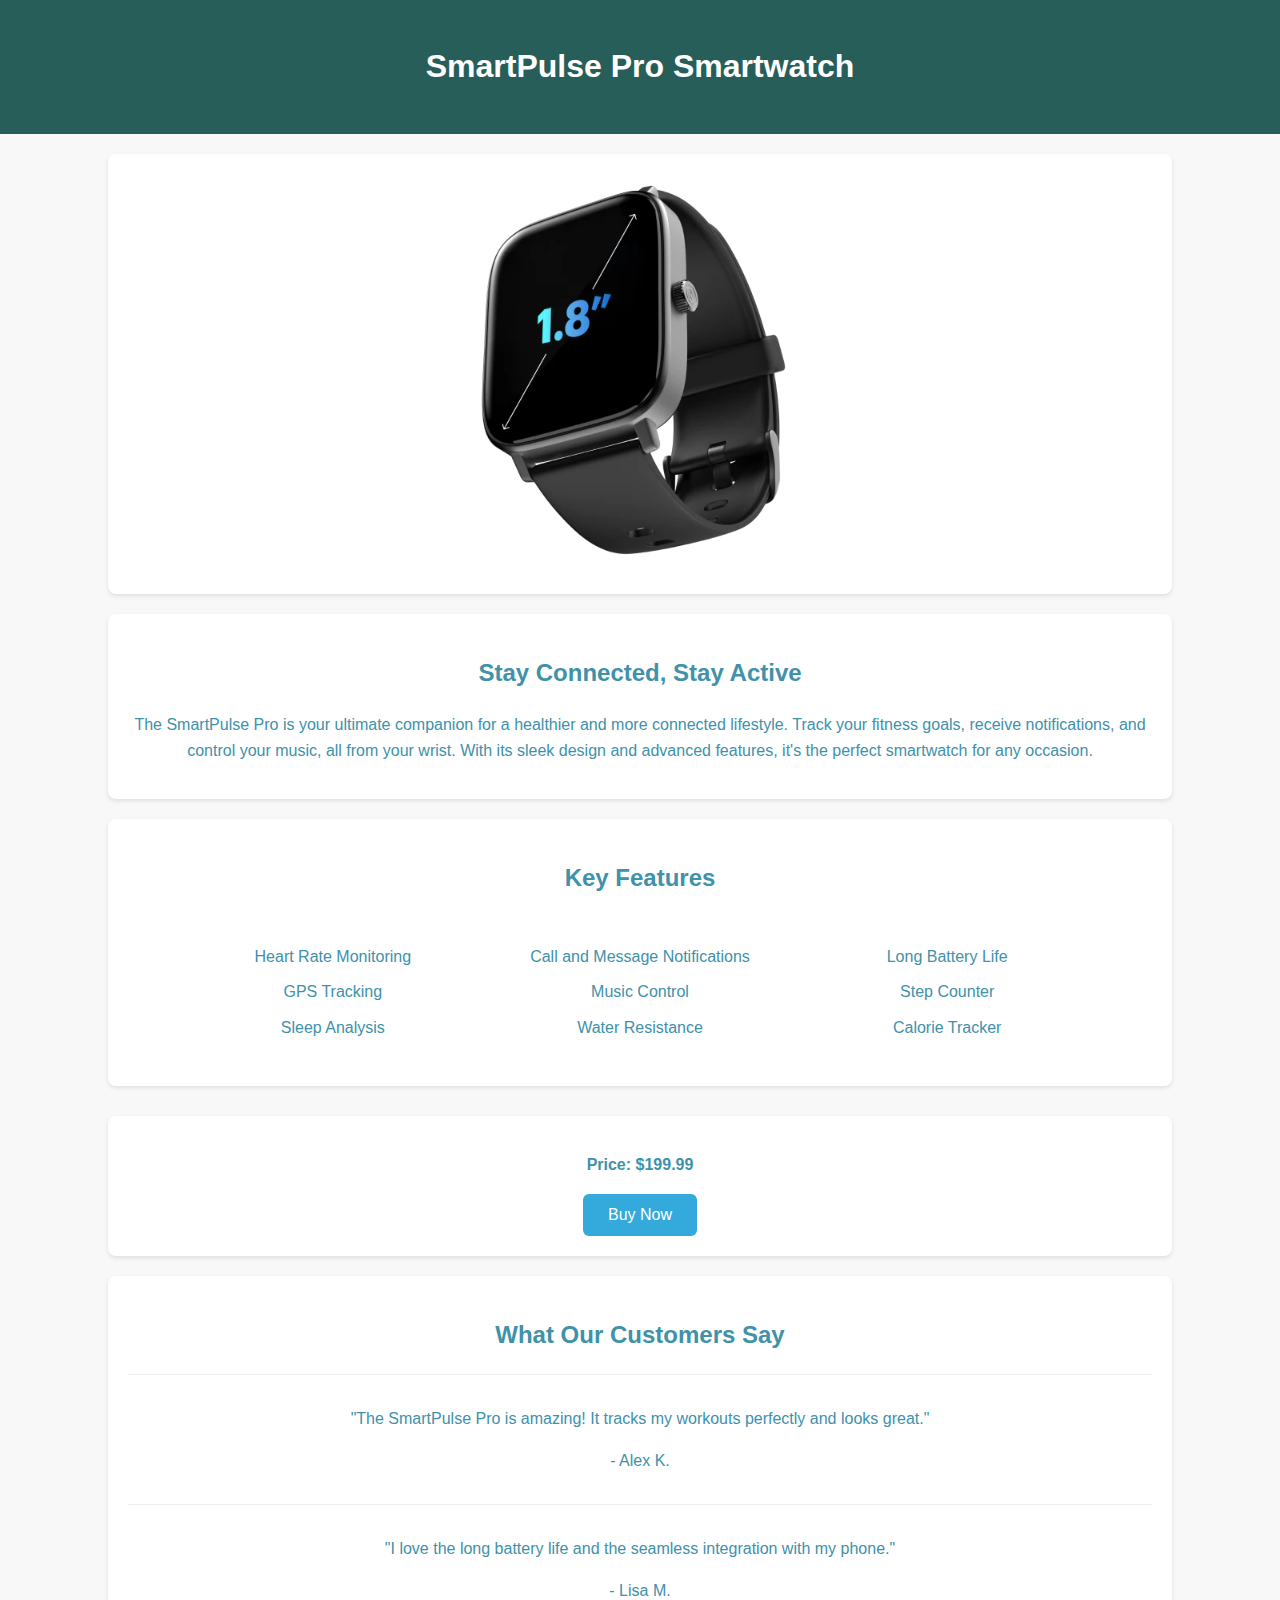
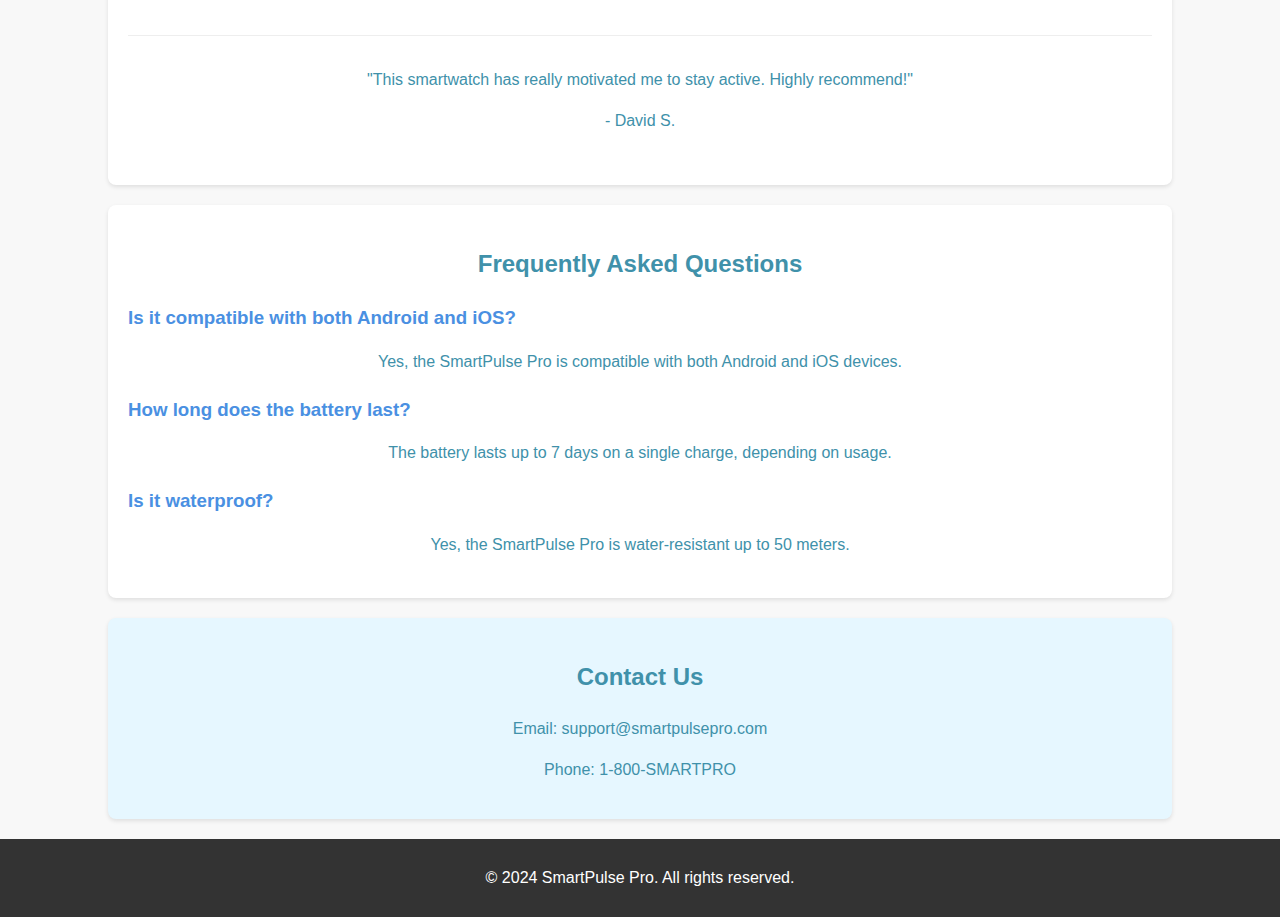
<file: index.html>
<!DOCTYPE html>
<html lang="en">
<head>
    <meta charset="UTF-8">
    <meta name="viewport" content="width=device-width, initial-scale=1.0">
    <title>SmartPulse Pro Smartwatch</title>
    <link rel="stylesheet" href="style.css">
</head>
<body>
    <header>
        <h1>SmartPulse Pro Smartwatch</h1>
    </header>

    <section id="product-image">
        <img src="watch.webp" alt="SmartPulse Pro Smartwatch" width="400">
    </section>

    <section id="product-description">
        <h2>Stay Connected, Stay Active</h2>
        <p>The SmartPulse Pro is your ultimate companion for a healthier and more connected lifestyle. Track your fitness goals, receive notifications, and control your music, all from your wrist. With its sleek design and advanced features, it's the perfect smartwatch for any occasion.</p>
    </section>

    <section id="product-features">
        <h2>Key Features</h2>
        <div class="features-grid">
            <div>
                <ul>
                    <li>Heart Rate Monitoring</li>
                    <li>GPS Tracking</li>
                    <li>Sleep Analysis</li>
                </ul>
            </div>
            <div>
                <ul>
                    <li>Call and Message Notifications</li>
                    <li>Music Control</li>
                    <li>Water Resistance</li>
                </ul>
            </div>
            <div>
                <ul>
                    <li>Long Battery Life</li>
                    <li>Step Counter</li>
                    <li>Calorie Tracker</li>
                </ul>
            </div>
        </div>
    </section>

    <section id="product-price">
        <p><strong>Price: $199.99</strong></p>
        <button class="buy-button">Buy Now</button>
    </section>

    <section id="product-reviews">
        <h2>What Our Customers Say</h2>
        <div class="review">
            <p>"The SmartPulse Pro is amazing! It tracks my workouts perfectly and looks great."</p>
            <p>- Alex K.</p>
        </div>
        <div class="review">
            <p>"I love the long battery life and the seamless integration with my phone."</p>
            <p>- Lisa M.</p>
        </div>
        <div class="review">
            <p>"This smartwatch has really motivated me to stay active. Highly recommend!"</p>
            <p>- David S.</p>
        </div>
    </section>

    <section id="product-faq">
        <h2>Frequently Asked Questions</h2>
        <div class="faq-item">
            <h3>Is it compatible with both Android and iOS?</h3>
            <p>Yes, the SmartPulse Pro is compatible with both Android and iOS devices.</p>
        </div>
        <div class="faq-item">
            <h3>How long does the battery last?</h3>
            <p>The battery lasts up to 7 days on a single charge, depending on usage.</p>
        </div>
        <div class="faq-item">
            <h3>Is it waterproof?</h3>
            <p>Yes, the SmartPulse Pro is water-resistant up to 50 meters.</p>
        </div>
    </section>

    <section id="contact-info">
        <h2>Contact Us</h2>
        <p>Email: support@smartpulsepro.com</p>
        <p>Phone: 1-800-SMARTPRO</p>
    </section>

    <footer>
        <p>&copy; 2024 SmartPulse Pro. All rights reserved.</p>
    </footer>

</body>
</html>
</file>
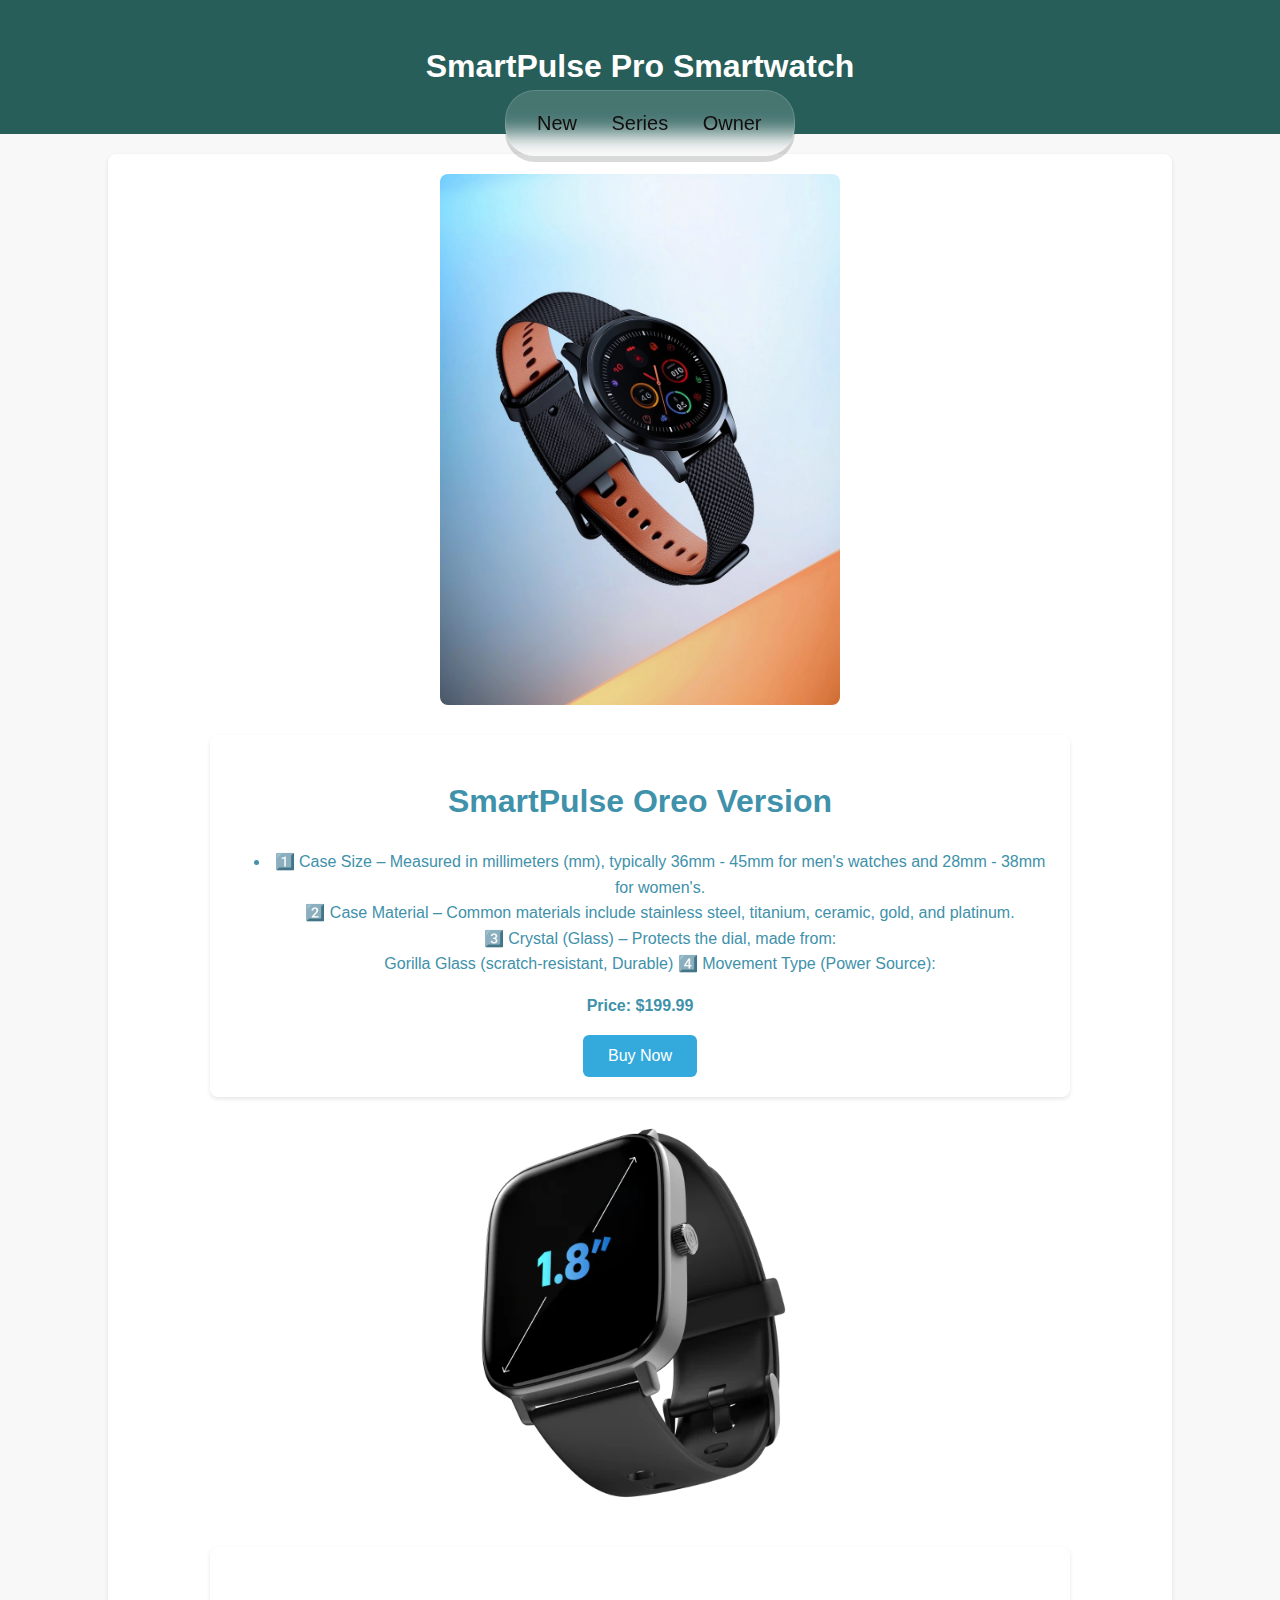
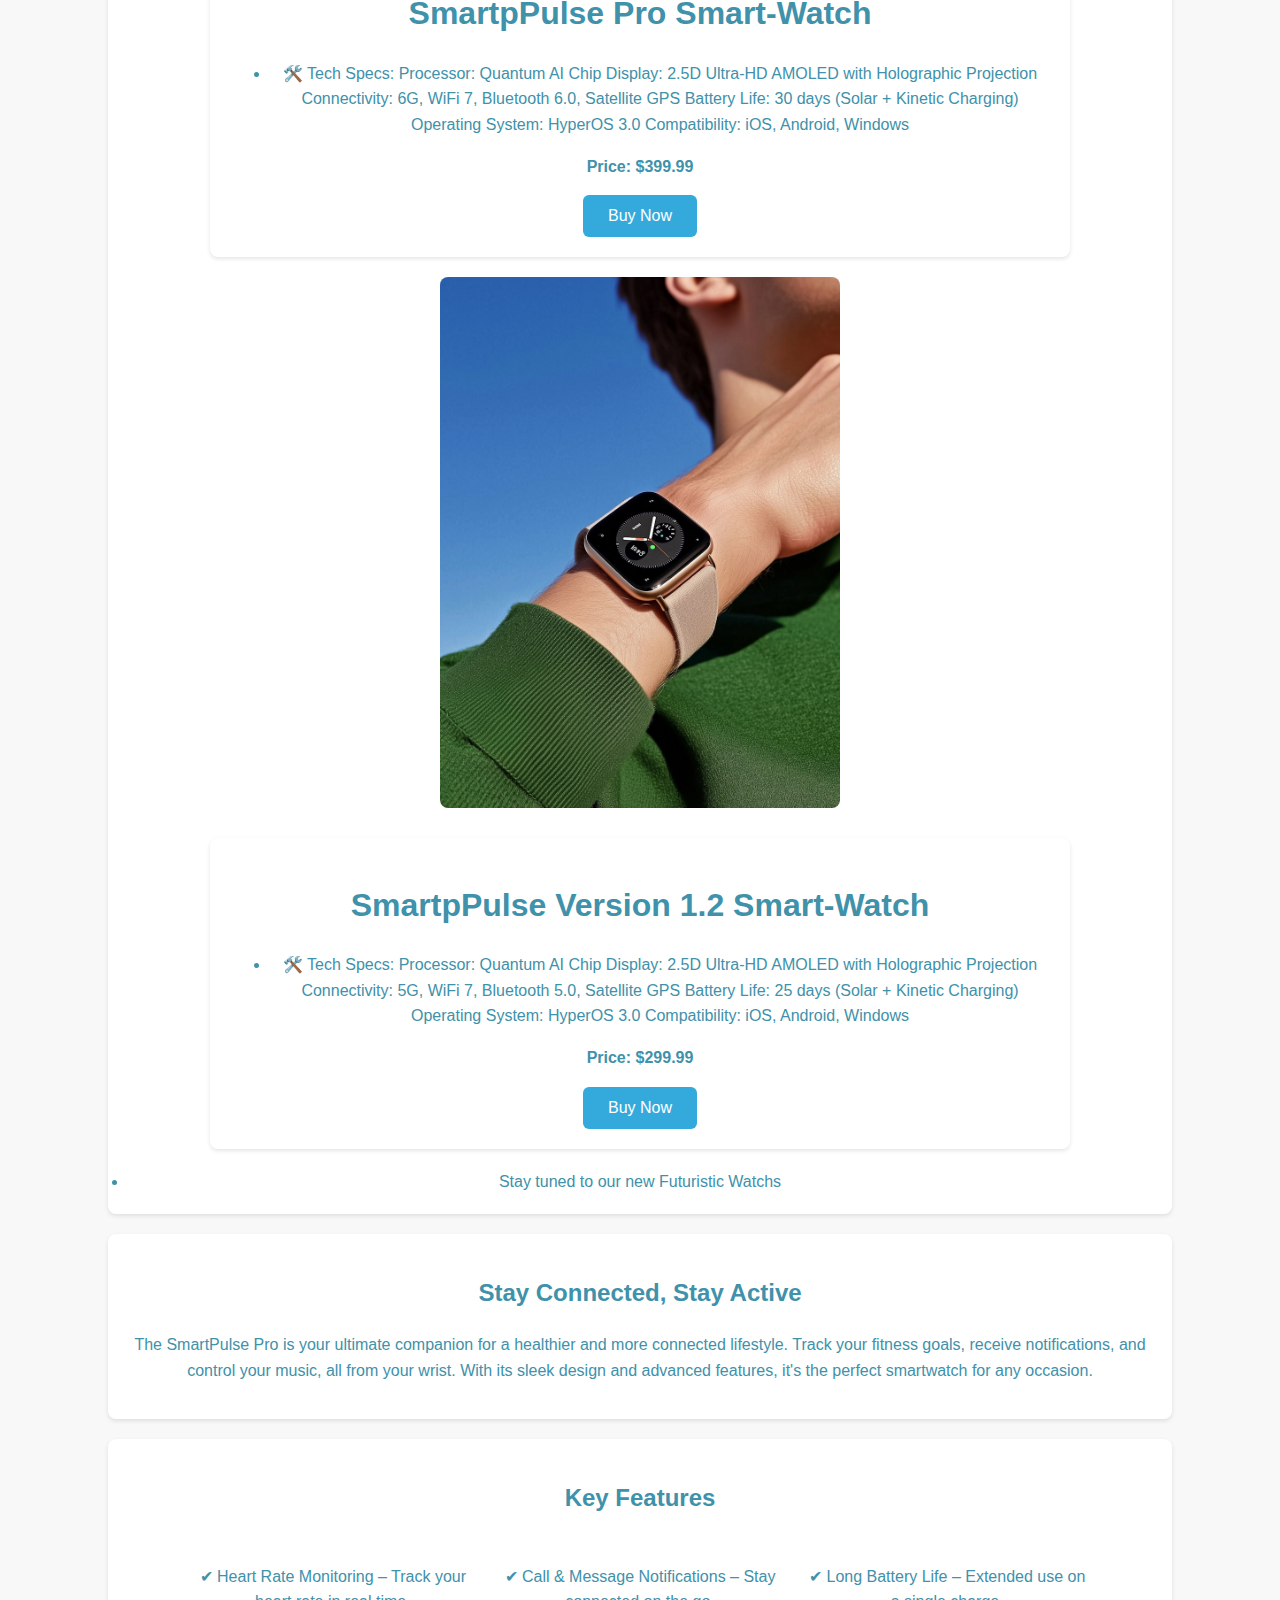
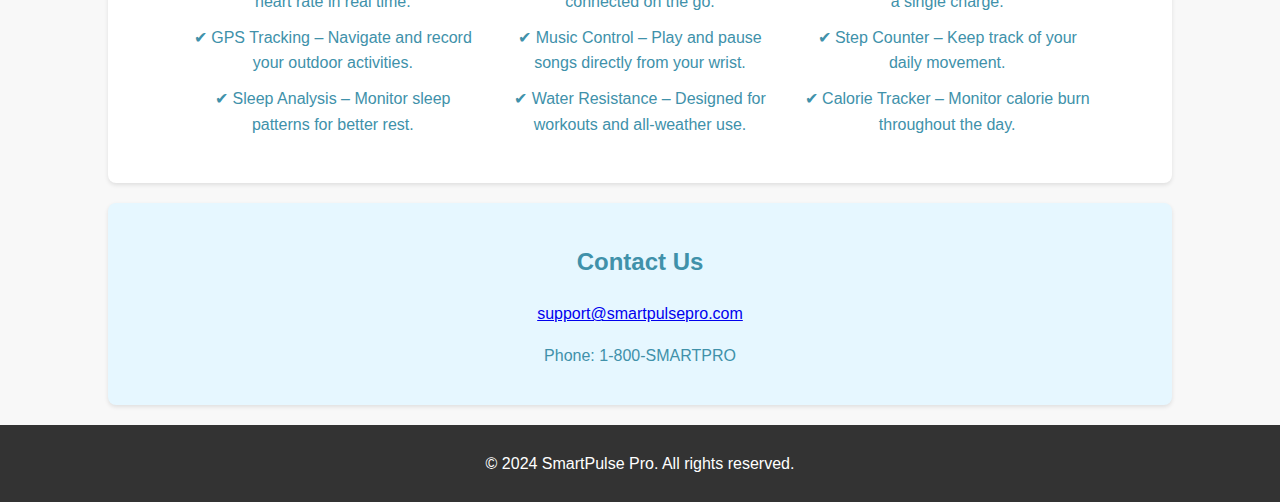
<file: Series.html>
<!DOCTYPE html>
<html lang="en">
<head>
    <meta charset="UTF-8">
    <meta name="viewport" content="width=device-width, initial-scale=1.0">
    <title>SmartPulse Pro Smartwatch</title>
    <link rel="stylesheet" href="style.css">



  
</head>
<body>


    <nav>
        <a href="New.html">New</a>
        <a href="Series.html">Series</a>
       <a href="Owner.html">Owner</a>
      
        </nav>
    <div class="transparent-black">
    <header>
        <h1>SmartPulse Pro Smartwatch</h1>
    </header>

    <section id="product-image">
    

        <img src="Modern Smartwatch Display.jpeg" alt="SmartPulse Pro Smartwatch" width="400">
        <section id="product-price">
            <h1>SmartPulse Oreo Version</h1>
            <ul> <li> 1️⃣ Case Size – Measured in millimeters (mm), typically 36mm - 45mm for men's watches and 28mm - 38mm for women's.
                <br>
                2️⃣ Case Material – Common materials include stainless steel, titanium, ceramic, gold, and platinum.
                <br>
                3️⃣ Crystal (Glass) – Protects the dial, made from:
                <br>
                Gorilla Glass (scratch-resistant, Durable)
                4️⃣ Movement Type (Power Source):</li> </ul>
                
            <p><strong>Price: $199.99</strong></p>
            <button class="buy-button">Buy Now</button>
        </section>

        <img src="watch.webp" alt="SmartPulse Pro Smartwatch" width="400">
        <section id="product-price">

        <h1>SmartpPulse  Pro Smart-Watch</h1>
    <ul> <li>  🛠️ Tech Specs:
Processor: Quantum AI Chip
Display: 2.5D Ultra-HD AMOLED with Holographic Projection
Connectivity: 6G, WiFi 7, Bluetooth 6.0, Satellite GPS
Battery Life: 30 days (Solar + Kinetic Charging)
Operating System: HyperOS 3.0
Compatibility: iOS, Android, Windows</li></ul> 


            <p><strong>Price: $399.99</strong></p>
            <button class="buy-button">Buy Now</button>
        </section>
        <img src="Smartwatch Close-Up.jpeg" alt="SmartPulse Pro Smartwatch" width="400">
        <section id="product-price">

        <h1>SmartpPulse  Version 1.2 Smart-Watch</h1>
        <ul> <li> 🛠️ Tech Specs:
            Processor: Quantum AI Chip
            Display: 2.5D Ultra-HD AMOLED with Holographic Projection
            Connectivity: 5G, WiFi 7, Bluetooth 5.0, Satellite GPS
            Battery Life: 25 days (Solar + Kinetic Charging)
            Operating System: HyperOS 3.0
            Compatibility: iOS, Android, Windows</li></ul> 
      
            <p><strong>Price: $299.99</strong></p>
            <button class="buy-button">Buy Now</button>
        </section>

        <li>Stay tuned to our new Futuristic Watchs</li>
    </section>

    <section id="product-description">
        <h2>Stay Connected, Stay Active</h2>
        <p>The SmartPulse Pro is your ultimate companion for a healthier and more connected lifestyle. Track your fitness goals, receive notifications, and control your music, all from your wrist. With its sleek design and advanced features, it's the perfect smartwatch for any occasion.</p>
    </section>

    <section id="product-features">
        <h2>Key Features</h2>
        <div class="features-grid">
            <div>
                <ul>
                    <li>✔ Heart Rate Monitoring – Track your heart rate in real time.</li>
                    <li>✔ GPS Tracking – Navigate and record your outdoor activities.</li>
                    <li>✔ Sleep Analysis – Monitor sleep patterns for better rest.</li>
                </ul>
            </div>
            <div>
                <ul>
                    <li>✔ Call & Message Notifications – Stay connected on the go.</li>
                    <li>✔ Music Control – Play and pause songs directly from your wrist.</li>
                    <li>✔ Water Resistance – Designed for workouts and all-weather use.</li>
                </ul>
            </div>
            <div>
                <ul>
                    <li>✔ Long Battery Life – Extended use on a single charge.</li>
                    <li>✔ Step Counter – Keep track of your daily movement.</li>
                    <li>✔ Calorie Tracker – Monitor calorie burn throughout the day.</li>
                </ul>
            </div>
        </div>
    </section>
 

    <section id="contact-info">
        <h2>Contact Us</h2>
        <a href="Email: support@smartpulsepro.com">support@smartpulsepro.com</a>
        <p>Phone: 1-800-SMARTPRO</p>
    </section>

    <footer>
        <p>&copy; 2024 SmartPulse Pro. All rights reserved.</p>
    </footer>

</body>
</div>
</html>
</file>
<file: style.css>
body {
    font-family: 'Segoe UI', Tahoma, Geneva, Verdana, sans-serif;
    margin: 0;
    padding: 0;
    line-height: 1.6;
    background-color: #f8f8f8;
    color: #4091aa;
}

nav { 

    
   backdrop-filter: blur(10px);
    margin: 10px;
    background-color: rgba(255, 255, 255, 0.15);
    padding: 1rem;
    position: fixed;
    width: 20%;
    left: 50%;
    transform: translateX(-50%);
    top: 5rem;
    border-radius: 30px;
    border: 1px solid rgba(255, 255, 255, 0.15);
    box-shadow:  0 6px rgba(0, 0, 0, 0.15);
  }
  

  nav a{
  color: rgb(17, 14, 14);
  text-shadow: #333;
        text-decoration: none;
        margin: 15px;
        font-size: 20px;
        font-style: initial;
        

      
  }

header {
    background-color: #275e59;
    color: #fff;
    text-align: center;
    padding: 20px 0;
}

section {
    width: 80%;
    margin: 20px auto;
    padding: 20px;
    background-color: #fff;
    border-radius: 8px;
    box-shadow: 0 2px 4px rgba(0, 0, 0, 0.1);
    text-align: center;
}

#product-image img {
    max-width: 100%;
    height: auto;
    border-radius: 8px;
}

#product-features .features-grid {
    display: flex;
    justify-content: center;
    flex-wrap: wrap;
}

#product-features .features-grid div {
    width: 30%;
    box-sizing: border-box;
    padding: 10px;
}

#product-features ul {
    list-style: none;
    padding: 0;
}

#product-features li {
    margin-bottom: 10px;
}

#product-price {
    margin-top: 30px;
}

.buy-button {
    background-color: #34aadc;
    color: #fff;
    padding: 12px 25px;
    border: none;
    border-radius: 6px;
    font-size: 16px;
    cursor: pointer;
    transition: background-color 0.3s ease;
}

.buy-button:hover {
    background-color: #2980b9;
}

#product-reviews .review {
    border-top: 1px solid #eee;
    padding: 15px 0;
}

#product-faq .faq-item {
    text-align: left;
    margin-bottom: 20px;
}

#product-faq .faq-item h3 {
    margin-bottom: 5px;
    color: #4a90e2;
}

#contact-info {
    background-color: #e6f7ff;
    padding: 20px;
    border-radius: 8px;
}

footer {
    background-color: #333;
    color: #fff;
    text-align: center;
    padding: 10px 0;
}

img {
    display: block;
    margin-left: auto;
    margin-right: auto;
    border-radius: 50%; 
}

p{text-align: center;
    font-family: 'Franklin Gothic Medium', 'Arial Narrow', Arial, sans-serif;
}


h1{text-align: center;

}
</file>
